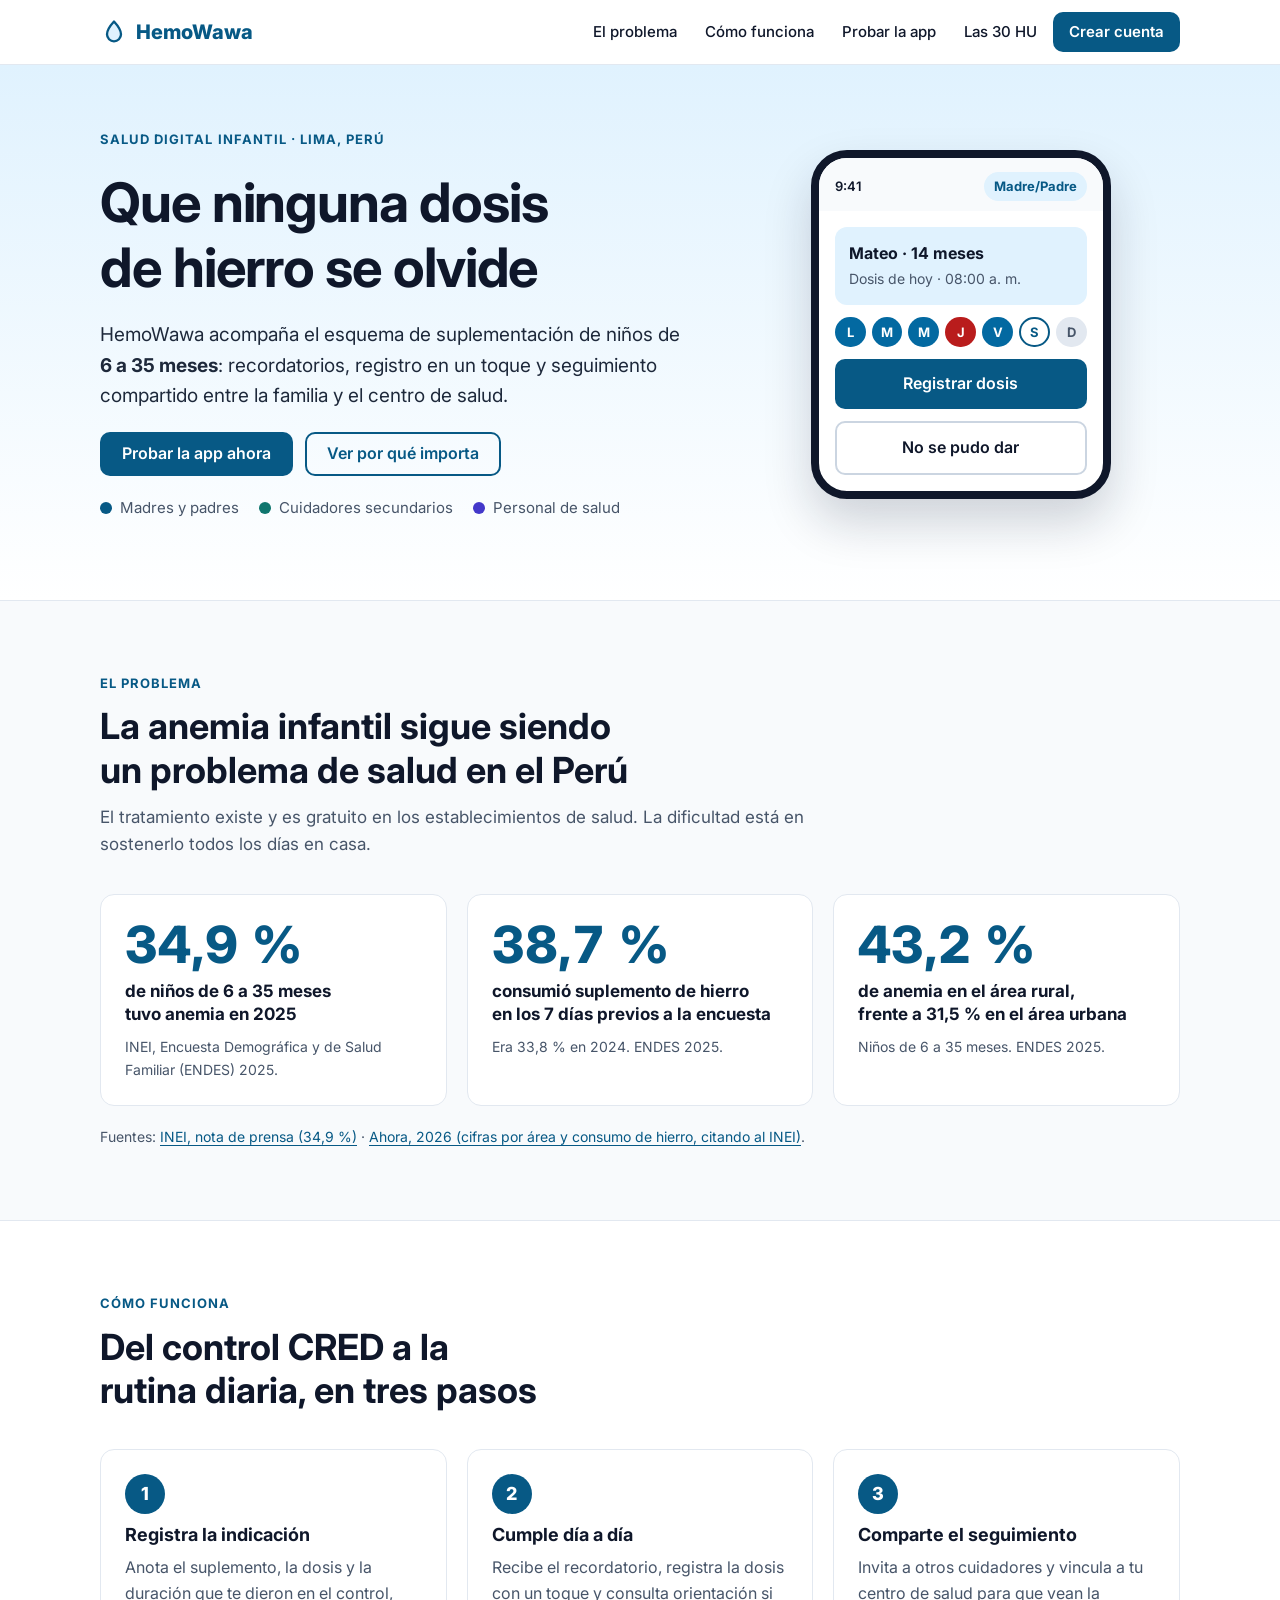
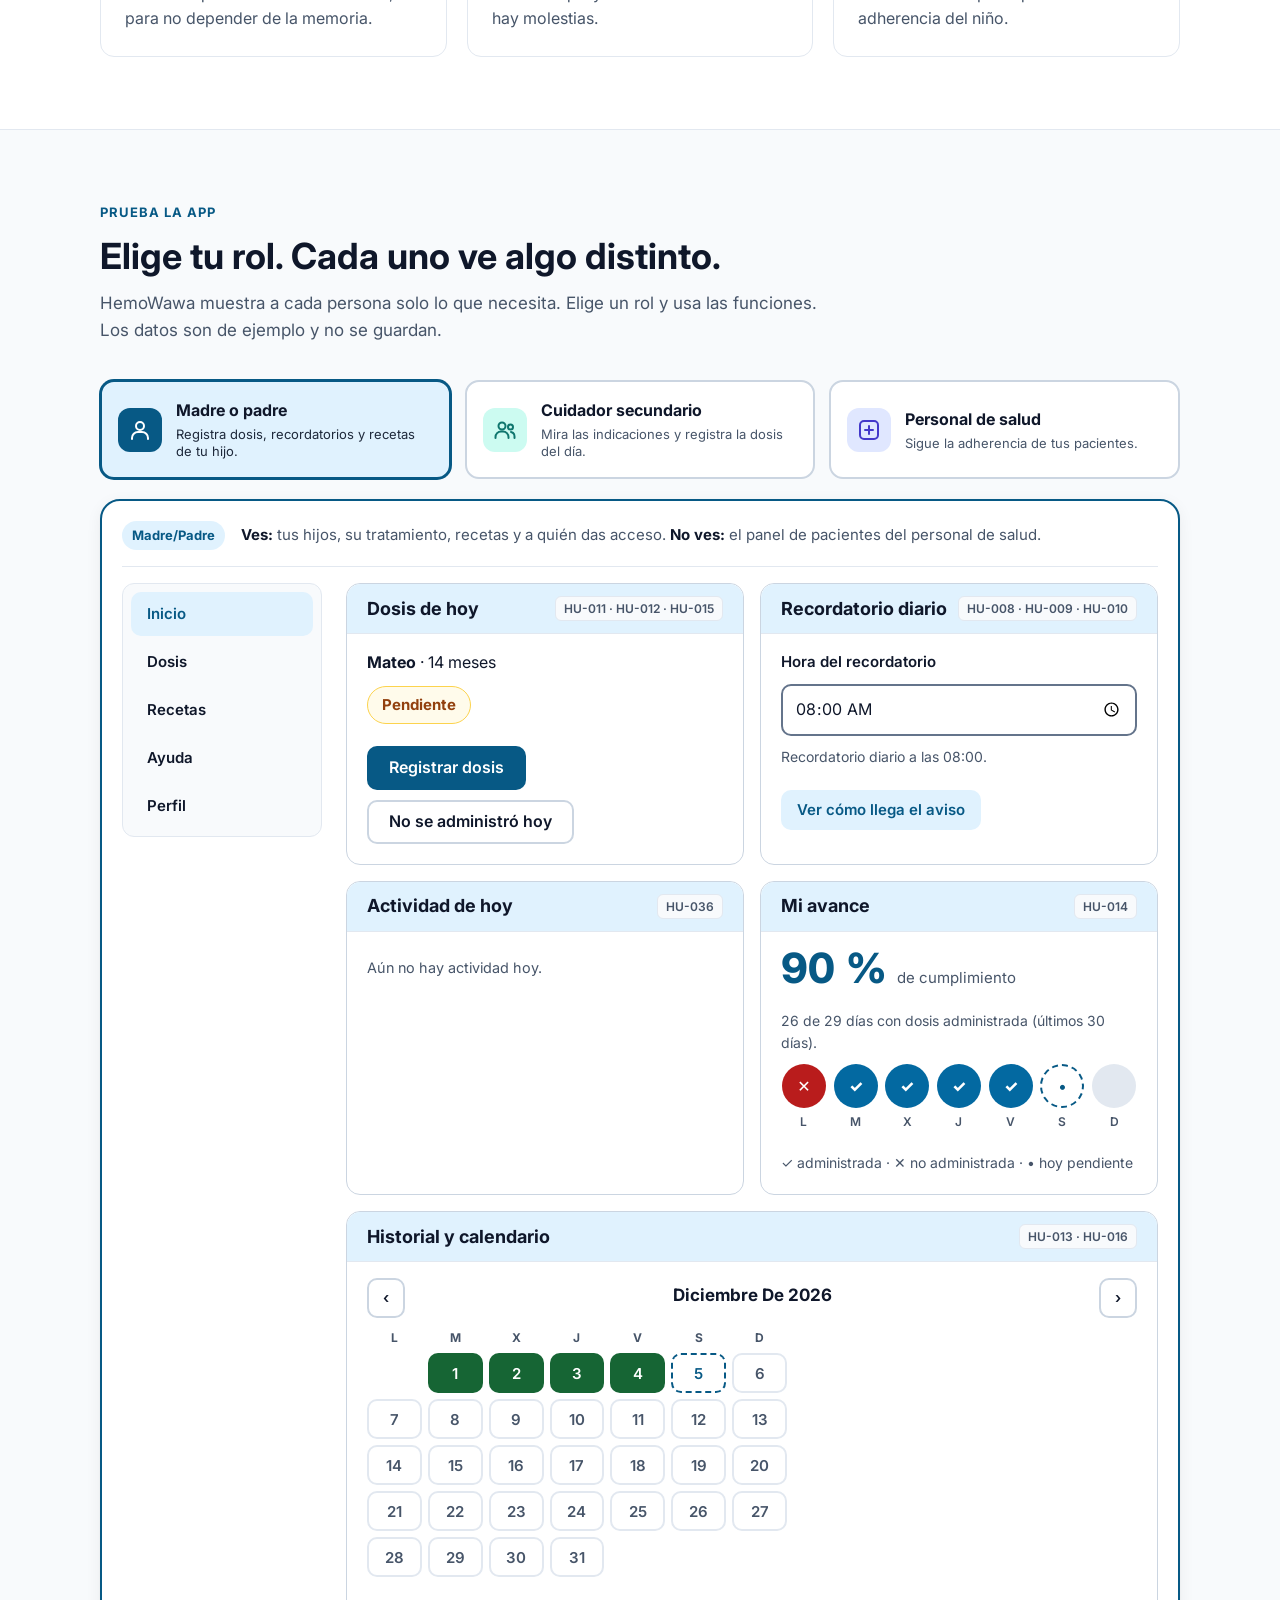
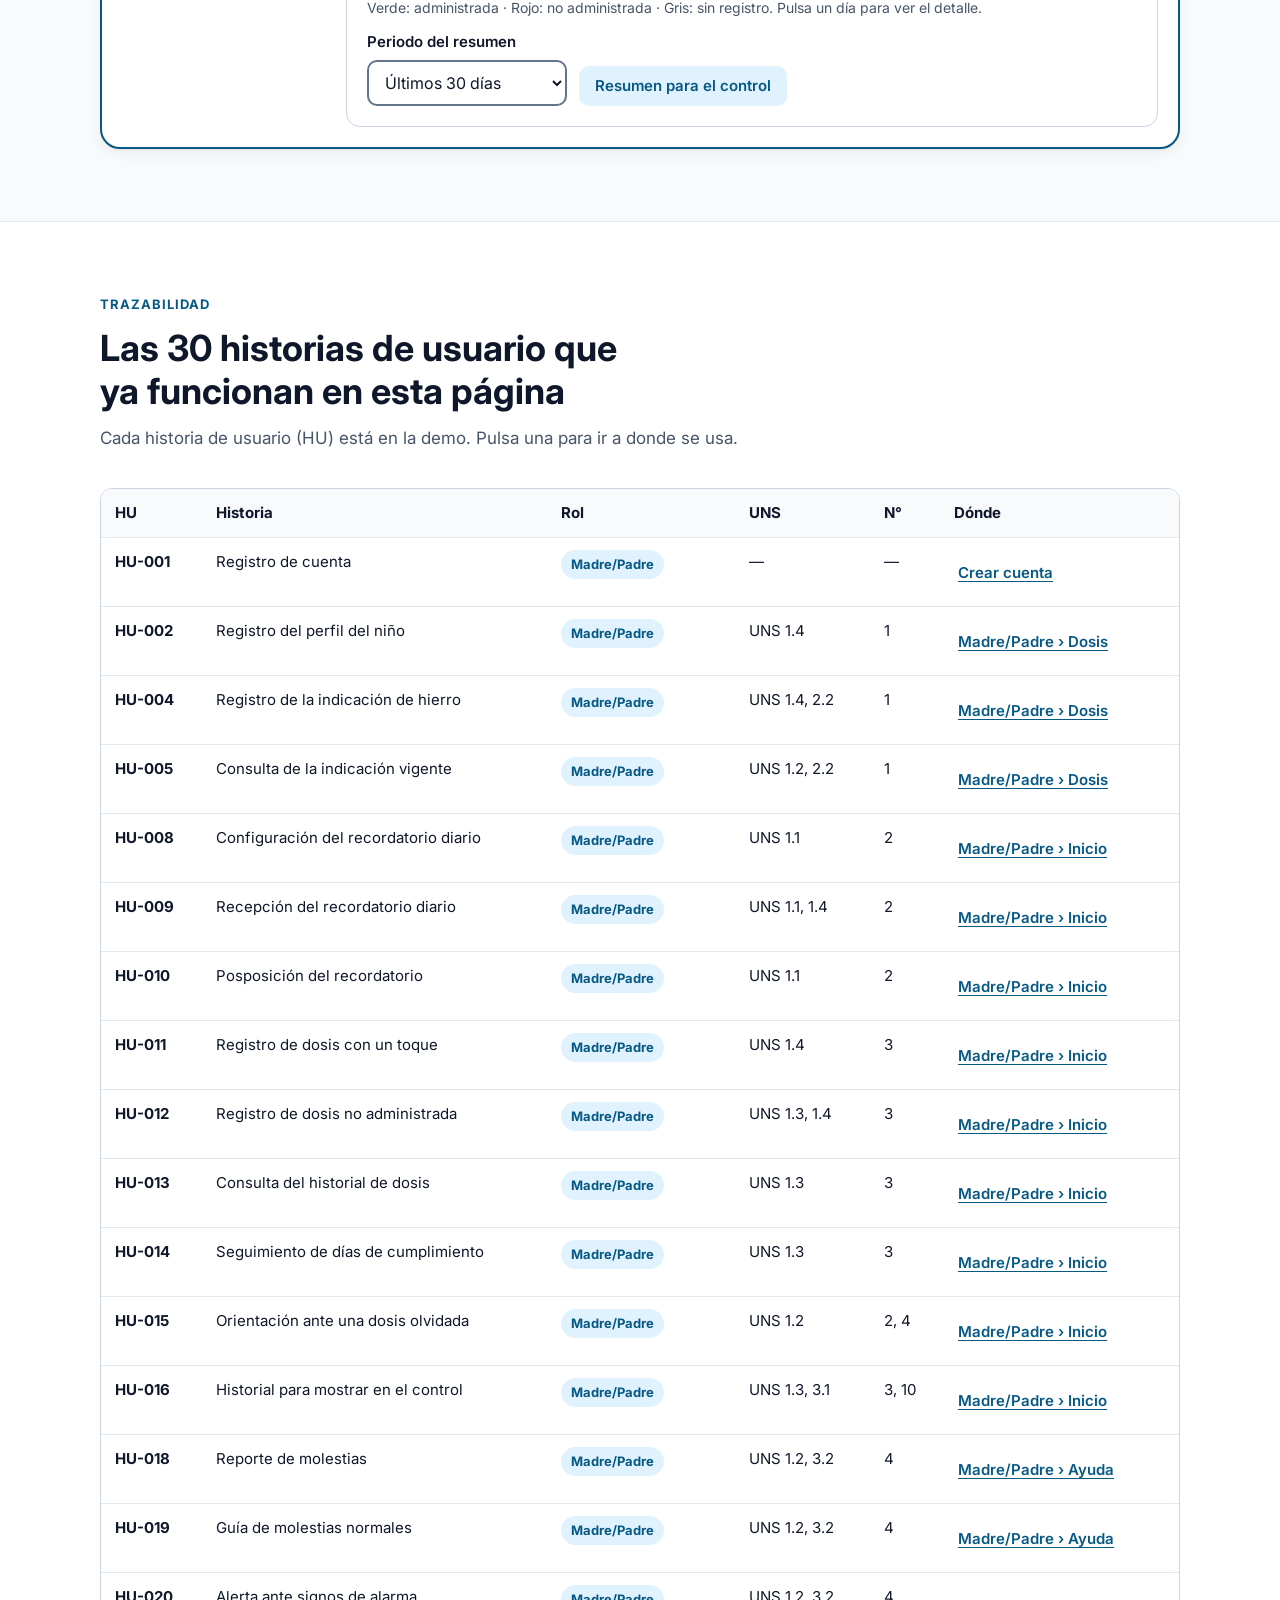
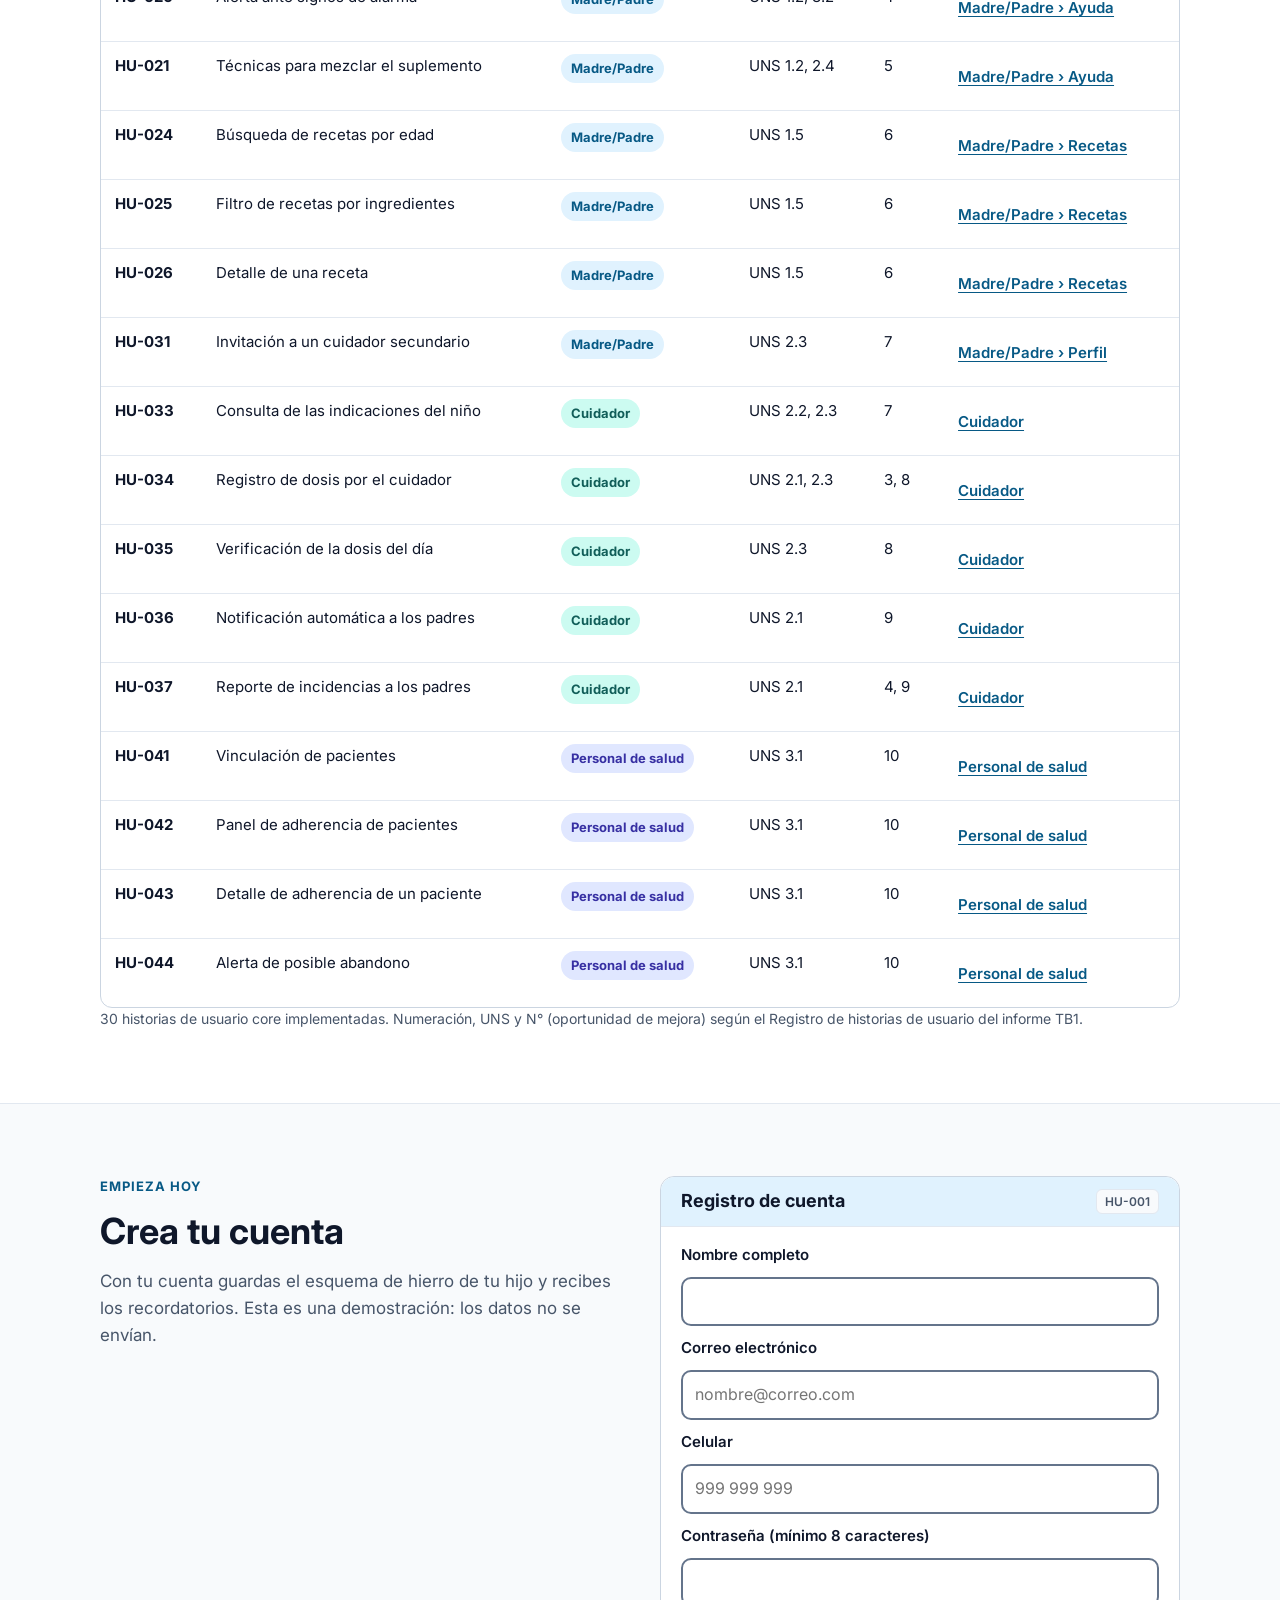
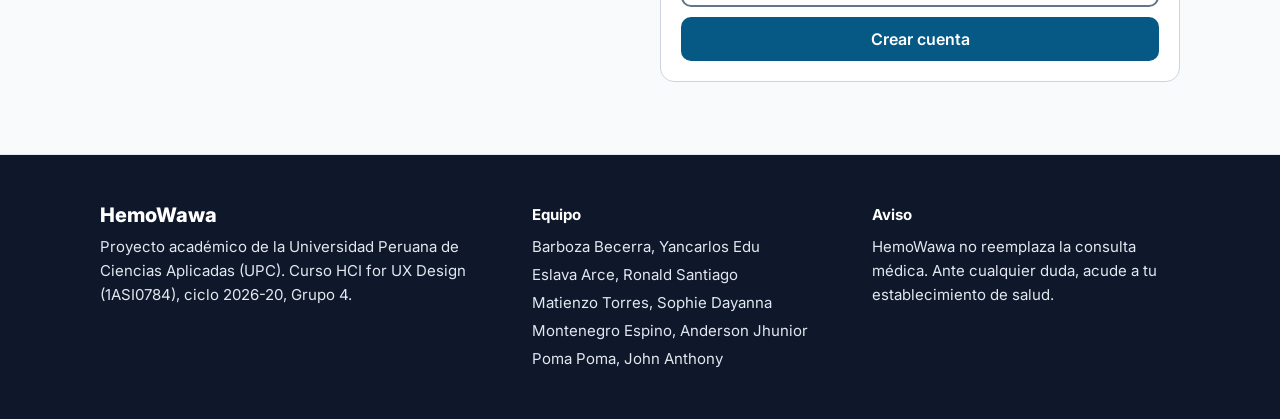
<file: pages/index.html>
<!DOCTYPE html>
<html lang="es">
<head>
  <meta charset="UTF-8">
  <meta name="viewport" content="width=device-width, initial-scale=1.0">
  <title>HemoWawa | Que ninguna dosis de hierro se olvide</title>
  <meta name="description" content="HemoWawa ayuda a madres, padres, cuidadores y personal de salud a cumplir el esquema de hierro de niños de 6 a 35 meses.">
  <link rel="icon" href="../favicon.ico" sizes="any">
  <link rel="icon" type="image/svg+xml" href="../assets/icons/logo.svg">
  <link rel="preconnect" href="https://fonts.googleapis.com">
  <link rel="preconnect" href="https://fonts.gstatic.com" crossorigin>
  <link href="https://fonts.googleapis.com/css2?family=Inter:wght@400;500;600;700&display=swap" rel="stylesheet">
  <link rel="stylesheet" href="../css/styles.css">
</head>
<body>
  <a class="skip-link" href="#contenido">Saltar al contenido principal</a>

  <header class="site-header">
    <div class="container header-inner">
      <a class="brand" href="#inicio" aria-label="HemoWawa, ir al inicio">
        <svg class="brand-mark" width="28" height="28" viewBox="0 0 24 24" fill="none" aria-hidden="true"><path d="M12 3s6 6.5 6 11a6 6 0 0 1-12 0c0-4.5 6-11 6-11z" fill="#E0F2FE" stroke="#075985" stroke-width="2" stroke-linejoin="round"/></svg>
        <span>HemoWawa</span>
      </a>
      <button class="nav-toggle" id="navToggle" type="button" aria-expanded="false" aria-controls="navPrincipal">
        <span class="sr-only">Abrir menú</span>
        <svg width="24" height="24" viewBox="0 0 24 24" fill="none" aria-hidden="true"><path d="M4 7h16M4 12h16M4 17h16" stroke="currentColor" stroke-width="2" stroke-linecap="round"/></svg>
      </button>
      <nav id="navPrincipal" class="nav" aria-label="Principal">
        <ul>
          <li><a href="#problema">El problema</a></li>
          <li><a href="#como-funciona">Cómo funciona</a></li>
          <li><a href="#demo">Probar la app</a></li>
          <li><a href="#trazabilidad">Las 30 HU</a></li>
          <li><a class="btn btn-primary btn-sm" href="#unete">Crear cuenta</a></li>
        </ul>
      </nav>
    </div>
  </header>

  <main id="contenido">
    <section id="inicio" class="hero">
      <div class="container hero-grid">
        <div class="hero-copy">
          <p class="eyebrow">Salud digital infantil · Lima, Perú</p>
          <h1>Que ninguna dosis de hierro se olvide</h1>
          <p class="lead">HemoWawa acompaña el esquema de suplementación de niños de <strong>6 a 35 meses</strong>: recordatorios, registro en un toque y seguimiento compartido entre la familia y el centro de salud.</p>
          <div class="hero-actions">
            <a class="btn btn-primary" href="#demo">Probar la app ahora</a>
            <a class="btn btn-ghost" href="#problema">Ver por qué importa</a>
          </div>
          <ul class="role-legend" aria-label="Quién usa HemoWawa">
            <li><span class="dot dot-padres" aria-hidden="true"></span>Madres y padres</li>
            <li><span class="dot dot-cuidadores" aria-hidden="true"></span>Cuidadores secundarios</li>
            <li><span class="dot dot-salud" aria-hidden="true"></span>Personal de salud</li>
          </ul>
        </div>

        <div class="hero-visual">
          <div class="phone" role="img" aria-label="Pantalla de ejemplo de la app: Mateo, 14 meses, dosis de hoy pendiente y botón Registrar dosis">
            <div class="phone-bar"><span>9:41</span><span class="chip chip-padres">Madre/Padre</span></div>
            <div class="phone-body">
              <div class="phone-card phone-child"><strong>Mateo · 14 meses</strong><span>Dosis de hoy · 08:00 a. m.</span></div>
              <div class="phone-week">
                <span class="d done">L</span><span class="d done">M</span><span class="d done">M</span><span class="d miss">J</span><span class="d done">V</span><span class="d today">S</span><span class="d">D</span>
              </div>
              <div class="phone-btn">Registrar dosis</div>
              <div class="phone-btn phone-btn-out">No se pudo dar</div>
            </div>
          </div>
        </div>
      </div>
    </section>

    <section id="problema" class="section section-alt">
      <div class="container">
        <header class="section-head">
          <p class="eyebrow">El problema</p>
          <h2>La anemia infantil sigue siendo un problema de salud en el Perú</h2>
          <p>El tratamiento existe y es gratuito en los establecimientos de salud. La dificultad está en sostenerlo todos los días en casa.</p>
        </header>
        <div class="stats">
          <article class="stat">
            <p class="stat-num">34,9&nbsp;%</p>
            <h3>de niños de 6 a 35 meses tuvo anemia en 2025</h3>
            <p class="meta">INEI, Encuesta Demográfica y de Salud Familiar (ENDES) 2025.</p>
          </article>
          <article class="stat">
            <p class="stat-num">38,7&nbsp;%</p>
            <h3>consumió suplemento de hierro en los 7 días previos a la encuesta</h3>
            <p class="meta">Era 33,8&nbsp;% en 2024. ENDES 2025.</p>
          </article>
          <article class="stat">
            <p class="stat-num">43,2&nbsp;%</p>
            <h3>de anemia en el área rural, frente a 31,5&nbsp;% en el área urbana</h3>
            <p class="meta">Niños de 6 a 35 meses. ENDES 2025.</p>
          </article>
        </div>
        <p class="sources">Fuentes:
          <a href="https://www.gob.pe/institucion/inei/noticias/1392685-el-34-9-de-la-poblacion-de-6-a-35-meses-de-edad-sufrio-de-anemia-en-el-2025" target="_blank" rel="noopener">INEI, nota de prensa (34,9&nbsp;%)</a>
          ·
          <a href="https://ahora.com.pe/sociedad/anemia-infantil-peru-inei-endes-2025-alimentos-hierro" target="_blank" rel="noopener">Ahora, 2026 (cifras por área y consumo de hierro, citando al INEI)</a>.
        </p>
      </div>
    </section>

    <section id="como-funciona" class="section">
      <div class="container">
        <header class="section-head">
          <p class="eyebrow">Cómo funciona</p>
          <h2>Del control CRED a la rutina diaria, en tres pasos</h2>
        </header>
        <ol class="steps">
          <li class="step">
            <span class="step-n" aria-hidden="true">1</span>
            <h3>Registra la indicación</h3>
            <p>Anota el suplemento, la dosis y la duración que te dieron en el control, para no depender de la memoria.</p>
          </li>
          <li class="step">
            <span class="step-n" aria-hidden="true">2</span>
            <h3>Cumple día a día</h3>
            <p>Recibe el recordatorio, registra la dosis con un toque y consulta orientación si hay molestias.</p>
          </li>
          <li class="step">
            <span class="step-n" aria-hidden="true">3</span>
            <h3>Comparte el seguimiento</h3>
            <p>Invita a otros cuidadores y vincula a tu centro de salud para que vean la adherencia del niño.</p>
          </li>
        </ol>
      </div>
    </section>

    <section id="demo" class="section section-alt">
      <div class="container">
        <header class="section-head">
          <p class="eyebrow">Prueba la app</p>
          <h2>Elige tu rol. Cada uno ve algo distinto.</h2>
          <p>HemoWawa muestra a cada persona solo lo que necesita. Elige un rol y usa las funciones. Los datos son de ejemplo y no se guardan.</p>
        </header>

        <div class="role-picker" role="tablist" aria-label="Elige tu rol" id="rolePicker">
          <button class="role-card role-padres" role="tab" id="tab-padres" aria-selected="true" aria-controls="panel-padres" data-role="padres" tabindex="0">
            <span class="role-icon" aria-hidden="true"><svg width="24" height="24" viewBox="0 0 24 24" fill="none"><circle cx="12" cy="8" r="4" stroke="currentColor" stroke-width="2"/><path d="M4 21v-1a6 6 0 0 1 6-6h4a6 6 0 0 1 6 6v1" stroke="currentColor" stroke-width="2" stroke-linecap="round"/></svg></span>
            <span class="role-text"><strong>Madre o padre</strong><small>Registra dosis, recordatorios y recetas de tu hijo.</small></span>
          </button>
          <button class="role-card role-cuidadores" role="tab" id="tab-cuidadores" aria-selected="false" aria-controls="panel-cuidadores" data-role="cuidadores" tabindex="-1">
            <span class="role-icon" aria-hidden="true"><svg width="24" height="24" viewBox="0 0 24 24" fill="none"><circle cx="9" cy="8" r="3.5" stroke="currentColor" stroke-width="2"/><path d="M2.5 20v-1a5.5 5.5 0 0 1 5.5-5.5h2a5.5 5.5 0 0 1 5.5 5.5v1" stroke="currentColor" stroke-width="2" stroke-linecap="round"/><circle cx="17.5" cy="9" r="2.5" stroke="currentColor" stroke-width="2"/><path d="M18 14a4.5 4.5 0 0 1 3.5 4.5V20" stroke="currentColor" stroke-width="2" stroke-linecap="round"/></svg></span>
            <span class="role-text"><strong>Cuidador secundario</strong><small>Mira las indicaciones y registra la dosis del día.</small></span>
          </button>
          <button class="role-card role-salud" role="tab" id="tab-salud" aria-selected="false" aria-controls="panel-salud" data-role="salud" tabindex="-1">
            <span class="role-icon" aria-hidden="true"><svg width="24" height="24" viewBox="0 0 24 24" fill="none"><rect x="3" y="3" width="18" height="18" rx="4" stroke="currentColor" stroke-width="2"/><path d="M12 8v8M8 12h8" stroke="currentColor" stroke-width="2" stroke-linecap="round"/></svg></span>
            <span class="role-text"><strong>Personal de salud</strong><small>Sigue la adherencia de tus pacientes.</small></span>
          </button>
        </div>

        <div id="toast" class="toast" role="status" aria-live="polite" hidden></div>

        <div id="panel-padres" class="app role-padres" role="tabpanel" aria-labelledby="tab-padres">
          <div class="app-top">
            <span class="chip chip-padres">Madre/Padre</span>
            <p class="app-note"><strong>Ves:</strong> tus hijos, su tratamiento, recetas y a quién das acceso. <strong>No ves:</strong> el panel de pacientes del personal de salud.</p>
          </div>
          <div class="subtabs" role="tablist" aria-label="Secciones para madre o padre" data-sub="padres">
            <button role="tab" id="st-hoy" aria-selected="true" aria-controls="sp-hoy" tabindex="0">Inicio</button>
            <button role="tab" id="st-trat" aria-selected="false" aria-controls="sp-trat" tabindex="-1">Dosis</button>
            <button role="tab" id="st-rec" aria-selected="false" aria-controls="sp-rec" tabindex="-1">Recetas</button>
            <button role="tab" id="st-ayuda" aria-selected="false" aria-controls="sp-ayuda" tabindex="-1">Ayuda</button>
            <button role="tab" id="st-cuid" aria-selected="false" aria-controls="sp-cuid" tabindex="-1">Perfil</button>
          </div>

          <div id="sp-hoy" role="tabpanel" aria-labelledby="st-hoy" class="grid-2">
            <article class="card">
              <header class="card-head"><h3>Dosis de hoy</h3><span class="hu">HU-011 · HU-012 · HU-015</span></header>
              <p class="child-line"><strong id="hoyNino">Mateo</strong> · <span id="hoyEdad">14 meses</span></p>
              <p class="today-state" id="hoyEstado" role="status" aria-live="polite">Pendiente</p>
              <div class="btn-row">
                <button type="button" class="btn btn-primary" id="btnRegistrar">Registrar dosis</button>
                <button type="button" class="btn btn-outline" id="btnNoDada" aria-expanded="false" aria-controls="noDadaBox">No se administró hoy</button>
              </div>
              <div id="noDadaBox" class="subbox" hidden>
                <label for="motivoNoDada">¿Por qué no se administró?</label>
                <select id="motivoNoDada">
                  <option value="">Elige un motivo</option>
                  <option value="olvido">Se me olvidó</option>
                  <option value="rechazo">El niño lo rechazó</option>
                  <option value="molestia">Tuvo una molestia</option>
                </select>
                <p class="field-error" id="errNoDada" role="alert" hidden>Elige un motivo para continuar.</p>
                <button type="button" class="btn btn-secondary btn-sm" id="btnGuardarNoDada">Guardar motivo</button>
              </div>
              <div id="orientacion" class="callout" role="status" aria-live="polite" hidden></div>
            </article>

            <article class="card">
              <header class="card-head"><h3>Recordatorio diario</h3><span class="hu">HU-008 · HU-009 · HU-010</span></header>
              <label for="horaRec">Hora del recordatorio</label>
              <input type="time" id="horaRec" value="08:00">
              <p class="meta" id="recEstado" role="status" aria-live="polite">Recordatorio diario a las 08:00.</p>
              <div class="btn-row">
                <button type="button" class="btn btn-secondary btn-sm" id="btnProbarRec">Ver cómo llega el aviso</button>
              </div>
              <div id="avisoRec" class="notice" role="alert" hidden>
                <p><strong>Es hora de la dosis de <span id="avisoNino">Mateo</span></strong></p>
                <label for="snoozeSel">Posponer</label>
                <select id="snoozeSel">
                  <option value="15">15 minutos</option>
                  <option value="30" selected>30 minutos</option>
                  <option value="60">1 hora</option>
                </select>
                <div class="btn-row">
                  <button type="button" class="btn btn-primary btn-sm" id="avisoRegistrar">Registrar ahora</button>
                  <button type="button" class="btn btn-outline btn-sm" id="avisoPosponer">Posponer</button>
                  <button type="button" class="btn btn-outline btn-sm" id="btnSegundoAviso">Simular que no registro</button>
                </div>
              </div>
              <p id="segundoAviso" class="callout callout-warn" role="alert" hidden></p>
            </article>

            <article class="card">
              <header class="card-head"><h3>Actividad de hoy</h3><span class="hu">HU-036</span></header>
              <ul class="log" id="actividad"><li class="empty">Aún no hay actividad hoy.</li></ul>
            </article>

            <article class="card">
              <header class="card-head"><h3>Mi avance</h3><span class="hu">HU-014</span></header>
              <p class="kpi"><span id="kpiPct">0 %</span><small id="kpiTxt">de cumplimiento</small></p>
              <p class="meta" id="kpiDet" role="status" aria-live="polite"></p>
              <ol class="week" id="semana" aria-label="Cumplimiento de la semana"></ol>
              <p class="meta legend">✓ administrada · ✕ no administrada · • hoy pendiente</p>
            </article>

            <article class="card card-wide">
              <header class="card-head"><h3>Historial y calendario</h3><span class="hu">HU-013 · HU-016</span></header>
              <div class="cal-bar">
                <button type="button" class="btn btn-outline btn-sm" id="btnMesPrev" aria-label="Mes anterior">‹</button>
                <h4 id="calTitulo" aria-live="polite"></h4>
                <button type="button" class="btn btn-outline btn-sm" id="btnMesNext" aria-label="Mes siguiente">›</button>
              </div>
              <div class="cal" id="calGrid" role="group" aria-labelledby="calTitulo"></div>
              <p class="meta legend">Verde: administrada · Rojo: no administrada · Gris: sin registro. Pulsa un día para ver el detalle.</p>
              <p id="calDetalle" class="callout" role="status" aria-live="polite" hidden></p>
              <div class="resumen-ctl">
                <div><label for="periodoRes">Periodo del resumen</label>
                  <select id="periodoRes"><option value="7">Últimos 7 días</option><option value="30" selected>Últimos 30 días</option></select></div>
                <button type="button" class="btn btn-secondary btn-sm" id="btnResumen">Resumen para el control</button>
              </div>
              <div id="resumenBox" class="subbox" hidden>
                <pre id="resumenTxt" tabindex="0"></pre>
                <button type="button" class="btn btn-outline btn-sm" id="btnCopiar">Copiar resumen</button>
              </div>
            </article>
          </div>

          <div id="sp-trat" role="tabpanel" aria-labelledby="st-trat" class="grid-2" hidden>
            <article class="card">
              <header class="card-head"><h3>Perfil del niño</h3><span class="hu">HU-002</span></header>
              <form id="formNino" novalidate>
                <label for="ninoNombre">Nombre</label>
                <input type="text" id="ninoNombre" autocomplete="off" placeholder="Ej. Lucía">
                <label for="ninoNac">Fecha de nacimiento</label>
                <input type="date" id="ninoNac">
                <label for="ninoPeso">Peso (kg)</label>
                <input type="number" id="ninoPeso" step="0.1" min="2" max="25" placeholder="Ej. 9,5">
                <p class="field-error" id="errNino" role="alert" hidden></p>
                <button type="submit" class="btn btn-primary">Guardar niño</button>
              </form>
              <p class="callout" id="okNino" role="status" aria-live="polite" hidden></p>
              <label for="selNino" class="mt">Niño activo</label>
              <select id="selNino"></select>
            </article>

            <article class="card">
              <header class="card-head"><h3>Indicación de hierro</h3><span class="hu">HU-004 · HU-005</span></header>
              <div class="indic" aria-live="polite">
                <p><span>Suplemento</span><strong id="indSup"></strong></p>
                <p><span>Dosis</span><strong id="indDosis"></strong></p>
                <p><span>Frecuencia</span><strong id="indFrec"></strong></p>
                <p><span>Duración</span><strong id="indDur"></strong></p>
                <p><span>Instrucciones</span><strong id="indNotas"></strong></p>
                <p><span>Actualizada</span><strong id="indAct"></strong></p>
              </div>
              <form id="formIndic" novalidate>
                <label for="inSup">Suplemento</label>
                <select id="inSup">
                  <option>Sulfato ferroso (gotas)</option>
                  <option>Hierro polimaltosado</option>
                  <option>Micronutrientes (sobres)</option>
                </select>
                <label for="inDosis">Dosis indicada en el control</label>
                <input type="text" id="inDosis" autocomplete="off" placeholder="Como figura en tu receta">
                <label for="inFrec">Frecuencia</label>
                <input type="text" id="inFrec" autocomplete="off" placeholder="Como figura en tu receta">
                <label for="inDur">Duración</label>
                <input type="text" id="inDur" autocomplete="off" placeholder="Ej. 3 meses">
                <label for="inNotas">Instrucciones adicionales (opcional)</label>
                <textarea id="inNotas" rows="2"></textarea>
                <p class="field-error" id="errIndic" role="alert" hidden>Completa dosis, frecuencia y duración.</p>
                <button type="submit" class="btn btn-primary">Guardar indicación</button>
              </form>
              <p class="meta">Escribe exactamente lo que te indicó el personal de salud.</p>
            </article>
          </div>

          <div id="sp-rec" role="tabpanel" aria-labelledby="st-rec" hidden>
            <article class="card card-wide">
              <header class="card-head"><h3>Recetas con alimentos ricos en hierro</h3><span class="hu">HU-024 · HU-025 · HU-026</span></header>
              <div class="filters">
                <div><label for="fEdad">Edad del niño</label>
                  <select id="fEdad"><option value="todas">Todas</option><option value="6-8">6 a 8 meses</option><option value="9-11">9 a 11 meses</option><option value="12-35">12 a 35 meses</option></select></div>
                <div><label for="fIng">Ingrediente</label>
                  <select id="fIng"><option value="todos">Todos</option><option value="lentejas">Lentejas</option><option value="higado">Hígado de pollo</option><option value="sangrecita">Sangrecita</option></select></div>
              </div>
              <p class="meta" id="recCount" role="status" aria-live="polite"></p>
              <div class="recipes" id="recetas"></div>
              <div id="recDetalle" class="detail" tabindex="-1" hidden></div>
              <p class="meta">Recetas e ilustraciones de ejemplo del prototipo. Consulta las porciones con tu centro de salud.</p>
            </article>
          </div>

          <div id="sp-ayuda" role="tabpanel" aria-labelledby="st-ayuda" class="grid-2" hidden>
            <article class="card">
              <header class="card-head"><h3>Reportar una molestia</h3><span class="hu">HU-018 · HU-019 · HU-020</span></header>
              <form id="formMolestia" novalidate>
                <fieldset>
                  <legend>¿Qué observaste?</legend>
                  <label class="opt"><input type="radio" name="molestia" value="heces"> Heces más oscuras</label>
                  <label class="opt"><input type="radio" name="molestia" value="estre"> Estreñimiento</label>
                  <label class="opt"><input type="radio" name="molestia" value="sabor"> Rechaza el sabor</label>
                  <label class="opt"><input type="radio" name="molestia" value="alarma"> Algo me preocupa mucho</label>
                </fieldset>
                <p class="field-error" id="errMolestia" role="alert" hidden>Elige una opción.</p>
                <button type="submit" class="btn btn-primary">Guardar y ver orientación</button>
              </form>
              <div id="molestiaOut" class="callout" role="status" aria-live="polite" hidden></div>
              <h4 class="mt">Molestias registradas</h4>
              <ul class="log" id="molestiasLog"><li class="empty">Aún no registraste molestias.</li></ul>
            </article>

            <article class="card">
              <header class="card-head"><h3>Cómo mezclar el suplemento</h3><span class="hu">HU-021</span></header>
              <p class="meta" id="tecEdad"></p>
              <div id="tecnicas"></div>
              <p class="meta">Orientación referencial del prototipo, pendiente de validar con personal de salud. No reemplaza la indicación del personal de salud.</p>
            </article>
          </div>

          <div id="sp-cuid" role="tabpanel" aria-labelledby="st-cuid" class="grid-2" hidden>
            <article class="card">
              <header class="card-head"><h3>Invitar a un cuidador</h3><span class="hu">HU-031</span></header>
              <p>Genera un código para que un familiar pueda ver las indicaciones y registrar la dosis.</p>
              <button type="button" class="btn btn-primary" id="btnInvitar">Generar código</button>
              <p class="code" id="codInvit" hidden></p>
              <p class="today-state" id="invEstado" role="status" aria-live="polite" hidden>Pendiente</p>
              <div class="btn-row" id="invAcc" hidden>
                <button type="button" class="btn btn-secondary btn-sm" id="btnInvAceptar">Simular que el cuidador acepta</button>
                <button type="button" class="btn btn-outline btn-sm" id="btnInvCancelar">Cancelar invitación</button>
              </div>
            </article>
            <article class="card">
              <header class="card-head"><h3>Compartir con el centro de salud</h3><span class="hu">HU-041</span></header>
              <p>El personal de salud solo verá a tu hijo si le das este código.</p>
              <button type="button" class="btn btn-primary" id="btnCodSalud">Generar código</button>
              <p class="code" id="codSalud" hidden></p>
              <p class="meta" id="codSaludEst" role="status" aria-live="polite"></p>
            </article>
          </div>
        </div>

        <div id="panel-cuidadores" class="app role-cuidadores" role="tabpanel" aria-labelledby="tab-cuidadores" hidden>
          <div class="app-top">
            <span class="chip chip-cuidadores">Cuidador</span>
            <p class="app-note"><strong>Ves:</strong> las indicaciones del niño y el estado de hoy (solo lectura). <strong>No puedes:</strong> cambiar la indicación ni dar acceso a otras personas.</p>
          </div>
          <div class="grid-2">
            <article class="card">
              <header class="card-head"><h3>Hoy · <span id="cNino">Mateo</span></h3><span class="hu">HU-033 · HU-035</span></header>
              <div class="indic">
                <p><span>Suplemento</span><strong id="cSup"></strong></p>
                <p><span>Dosis</span><strong id="cDosis"></strong></p>
                <p><span>Frecuencia</span><strong id="cFrec"></strong></p>
                <p><span>Duración</span><strong id="cDur"></strong></p>
                <p><span>Instrucciones</span><strong id="cNotas"></strong></p>
              </div>
              <p class="today-state" id="cEstado" role="status" aria-live="polite">Pendiente</p>
              <p class="meta" id="cAviso"></p>
            </article>

            <article class="card">
              <header class="card-head"><h3>Registrar dosis</h3><span class="hu">HU-034</span></header>
              <form id="formCuid" novalidate>
                <label for="cNombreCuid">Tu nombre</label>
                <input type="text" id="cNombreCuid" value="Abuela" autocomplete="off">
                <fieldset>
                  <legend>¿Cómo se dio?</legend>
                  <label class="opt"><input type="radio" name="dosisTipo" value="completa" checked> Dosis completa</label>
                  <label class="opt"><input type="radio" name="dosisTipo" value="parcial"> Dosis parcial</label>
                </fieldset>
                <label for="cObs">Observación (opcional)</label>
                <textarea id="cObs" rows="2"></textarea>
                <p class="field-error" id="errCuid" role="alert" hidden>Escribe tu nombre.</p>
                <button type="submit" class="btn btn-primary" id="cRegistrar">Registrar dosis</button>
              </form>
            </article>

            <article class="card">
              <header class="card-head"><h3>Reportar incidencia</h3><span class="hu">HU-037</span></header>
              <form id="formInc" novalidate>
                <fieldset>
                  <legend>¿Qué pasó?</legend>
                  <label class="opt"><input type="radio" name="inc" value="Rechazó la dosis"> Rechazó la dosis</label>
                  <label class="opt"><input type="radio" name="inc" value="Vomitó"> Vomitó</label>
                  <label class="opt"><input type="radio" name="inc" value="Se olvidó la dosis"> Se olvidó la dosis</label>
                </fieldset>
                <label for="incNota">Comentario (opcional)</label>
                <textarea id="incNota" rows="2"></textarea>
                <p class="field-error" id="errInc" role="alert" hidden>Elige qué pasó.</p>
                <button type="submit" class="btn btn-primary">Enviar a los padres</button>
              </form>
            </article>

            <article class="card">
              <header class="card-head"><h3>Lo que reciben los padres</h3><span class="hu">HU-036</span></header>
              <p class="meta">Cada registro avisa a los padres de forma automática y queda en su actividad.</p>
              <ul class="log" id="avisosPadres"><li class="empty">Aún no hay avisos.</li></ul>
            </article>
          </div>
        </div>

        <div id="panel-salud" class="app role-salud" role="tabpanel" aria-labelledby="tab-salud" hidden>
          <div class="app-top">
            <span class="chip chip-salud">Personal de salud</span>
            <p class="app-note"><strong>Ves:</strong> solo a los pacientes que la familia vinculó con su código. <strong>No ves:</strong> recetas ni invitaciones de cuidadores.</p>
          </div>
          <div class="grid-2">
            <article class="card">
              <header class="card-head"><h3>Vincular paciente</h3><span class="hu">HU-041</span></header>
              <form id="formVinc" novalidate>
                <label for="vincCod">Código que comparte la familia</label>
                <input type="text" id="vincCod" autocomplete="off" placeholder="HEMO-0000">
                <p class="field-error" id="errVinc" role="alert" hidden></p>
                <button type="submit" class="btn btn-primary">Vincular</button>
              </form>
              <p class="meta">¿Sin código? Genéralo en Madre/Padre › Perfil, o usa el de práctica: <strong>HEMO-4821</strong>.</p>
              <div id="vincBox" class="callout" role="status" aria-live="polite" hidden>
                <span id="vincTxt"></span>
                <button type="button" class="btn btn-outline btn-sm" id="btnRetirar">Retirar acceso</button>
              </div>
            </article>
            <article class="card">
              <header class="card-head"><h3>Alertas de posible abandono</h3><span class="hu">HU-044</span></header>
              <label for="umbral">Alertar desde (días sin registro)</label>
              <input type="number" id="umbral" min="1" max="14" value="3">
              <div role="status" aria-live="polite"><ul class="log" id="alertas"></ul></div>
            </article>
            <article class="card card-wide">
              <header class="card-head"><h3>Panel de adherencia</h3><span class="hu">HU-042 · HU-043</span></header>
              <div class="filters">
                <div><label for="busca">Buscar paciente</label><input type="search" id="busca" placeholder="Nombre"></div>
                <div><label for="estado">Estado</label>
                  <select id="estado"><option value="todos">Todos</option><option value="riesgo">En riesgo</option><option value="ok">Al día</option></select></div>
                <div><label for="orden">Ordenar por</label>
                  <select id="orden"><option value="nombre">Nombre</option><option value="adh">Menor adherencia</option><option value="sin">Más días sin registro</option></select></div>
              </div>
              <div class="table-wrap">
                <table>
                  <caption class="sr-only">Pacientes vinculados y su adherencia</caption>
                  <thead><tr><th scope="col">Paciente</th><th scope="col">Edad</th><th scope="col">Adherencia 14 días</th><th scope="col">Sin registro</th><th scope="col">Estado</th><th scope="col"><span class="sr-only">Detalle</span></th></tr></thead>
                  <tbody id="pacientes"></tbody>
                </table>
              </div>
              <p class="meta" id="pacCount" role="status" aria-live="polite"></p>
              <div id="pacDetalle" class="detail" tabindex="-1" hidden></div>
              <p class="meta">Pacientes de ejemplo.</p>
            </article>
          </div>
        </div>
      </div>
    </section>

    <section id="trazabilidad" class="section">
      <div class="container">
        <header class="section-head">
          <p class="eyebrow">Trazabilidad</p>
          <h2>Las 30 historias de usuario que ya funcionan en esta página</h2>
          <p>Cada historia de usuario (HU) está en la demo. Pulsa una para ir a donde se usa.</p>
        </header>
        <div class="table-wrap">
          <table class="trace">
            <caption class="sr-only">Historias de usuario implementadas, rol y dónde se usan</caption>
            <thead><tr><th scope="col">HU</th><th scope="col">Historia</th><th scope="col">Rol</th><th scope="col">UNS</th><th scope="col">N°</th><th scope="col">Dónde</th></tr></thead>
            <tbody id="trazaBody"></tbody>
          </table>
        </div>
        <p class="meta" id="trazaCount"></p>
      </div>
    </section>

    <section id="unete" class="section section-alt">
      <div class="container cta-grid">
        <div>
          <p class="eyebrow">Empieza hoy</p>
          <h2>Crea tu cuenta</h2>
          <p>Con tu cuenta guardas el esquema de hierro de tu hijo y recibes los recordatorios. Esta es una demostración: los datos no se envían.</p>
        </div>
        <form class="card" id="formCuenta" novalidate>
          <header class="card-head"><h3>Registro de cuenta</h3><span class="hu">HU-001</span></header>
          <label for="cNombre">Nombre completo</label>
          <input type="text" id="cNombre" autocomplete="name">
          <label for="cCorreo">Correo electrónico</label>
          <input type="email" id="cCorreo" autocomplete="email" placeholder="nombre@correo.com">
          <label for="cCel">Celular</label>
          <input type="tel" id="cCel" autocomplete="tel" placeholder="999 999 999">
          <label for="cPass">Contraseña (mínimo 8 caracteres)</label>
          <input type="password" id="cPass" autocomplete="new-password">
          <p class="field-error" id="errCuenta" role="alert" hidden></p>
          <button type="submit" class="btn btn-primary btn-block">Crear cuenta</button>
          <p class="ok" id="okCuenta" role="status" hidden></p>
        </form>
      </div>
    </section>
  </main>

  <footer class="site-footer">
    <div class="container footer-grid">
      <div>
        <p class="brand-foot">HemoWawa</p>
        <p>Proyecto académico de la Universidad Peruana de Ciencias Aplicadas (UPC). Curso HCI for UX Design (1ASI0784), ciclo 2026-20, Grupo 4.</p>
      </div>
      <div>
        <p class="foot-title">Equipo</p>
        <ul>
          <li>Barboza Becerra, Yancarlos Edu</li>
          <li>Eslava Arce, Ronald Santiago</li>
          <li>Matienzo Torres, Sophie Dayanna</li>
          <li>Montenegro Espino, Anderson Jhunior</li>
          <li>Poma Poma, John Anthony</li>
        </ul>
      </div>
      <div>
        <p class="foot-title">Aviso</p>
        <p>HemoWawa no reemplaza la consulta médica. Ante cualquier duda, acude a tu establecimiento de salud.</p>
      </div>
    </div>
  </footer>

  <script src="../js/main.js"></script>
</body>
</html>
</file>
<file: css/styles.css>
:root {
  --bg: #FFFFFF;
  --bg-soft: #F8FAFC;
  --surface: #FFFFFF;
  --line: #CBD5E1;
  --line-soft: #E2E8F0;
  --tint: #E0F2FE;
  --ink: #0F172A;
  --muted: #475569;
  --accent: #075985;
  --accent-ink: #FFFFFF;
  --danger: #B91C1C;
  --danger-bg: #FEF2F2;
  --ok: #166534;
  --ok-bg: #F0FDF4;
  --warn-bg: #FFFBEB;
  --warn: #92400E;
  --role: #075985;
  --role-bg: #E0F2FE;
  --radius: 14px;
  --shadow: 0 1px 2px rgba(15,23,42,.06), 0 4px 16px rgba(15,23,42,.06);
  --font: "Inter", system-ui, -apple-system, "Segoe UI", Roboto, Arial, sans-serif;
  --font-head: "Inter", system-ui, -apple-system, "Segoe UI", Roboto, Arial, sans-serif;
}

*, *::before, *::after { box-sizing: border-box; }
html { scroll-behavior: smooth; -webkit-text-size-adjust: 100%; }
body { margin: 0; font: 400 1rem/1.6 var(--font); color: var(--ink); background: var(--bg); }
img, svg { max-width: 100%; }
h1, h2, h3, h4 { font-family: var(--font-head); line-height: 1.2; margin: 0; text-wrap: balance; }
p { margin: 0; }
ul, ol { margin: 0; padding: 0; }
a { color: var(--accent); text-underline-offset: 3px; }
a:hover { text-decoration-thickness: 2px; }
:focus-visible { outline: 3px solid #0369A1; outline-offset: 2px; border-radius: 6px; }
.sr-only { position: absolute; width: 1px; height: 1px; margin: -1px; padding: 0; overflow: hidden; clip: rect(0 0 0 0); white-space: nowrap; border: 0; }
[hidden] { display: none !important; }

.skip-link { position: absolute; left: 12px; top: -60px; z-index: 100; background: var(--accent); color: #fff; padding: 10px 16px; border-radius: 8px; transition: top .15s; }
.skip-link:focus { top: 12px; }

.container { width: 100%; max-width: 1120px; margin-inline: auto; padding-inline: 20px; }
.section { padding-block: 72px; scroll-margin-top: 72px; }
.section-alt { background: var(--bg-soft); border-block: 1px solid var(--line-soft); }
.section-head { max-width: 720px; margin-bottom: 36px; display: grid; gap: 12px; }
.section-head h2 { font-size: clamp(1.6rem, 3.2vw, 2.25rem); }
.section-head p:not(.eyebrow) { color: var(--muted); font-size: 1.0625rem; }
.eyebrow { font-size: .8125rem; font-weight: 700; letter-spacing: .08em; text-transform: uppercase; color: var(--accent); }
.meta { font-size: .875rem; color: var(--muted); }
.mt { margin-top: 16px; display: block; }

.btn { display: inline-flex; align-items: center; justify-content: center; gap: 8px; min-height: 44px; padding: 10px 20px; border-radius: 10px; border: 2px solid transparent; font: 600 1rem/1.2 var(--font); text-decoration: none; cursor: pointer; transition: background .15s, color .15s, border-color .15s; }
.btn-primary { background: var(--role); color: #fff; }
.btn-primary:hover { filter: brightness(.9); }
.btn-secondary { background: var(--role-bg); color: var(--role); }
.btn-secondary:hover { filter: brightness(.96); }
.btn-outline { background: transparent; color: var(--ink); border-color: var(--line); }
.btn-outline:hover { background: var(--bg-soft); border-color: var(--muted); }
.btn-ghost { background: transparent; color: var(--accent); border-color: var(--accent); }
.btn-ghost:hover { background: var(--tint); }
.btn-sm { min-height: 40px; padding: 8px 14px; font-size: .9375rem; }
.btn-block { width: 100%; }
.btn-row { display: flex; flex-wrap: wrap; gap: 10px; margin-top: 12px; }
.hero .btn-primary, .site-header .btn-primary, .cta-grid .btn-primary { background: var(--accent); }

.site-header { position: sticky; top: 0; z-index: 50; background: rgba(255,255,255,.95); backdrop-filter: blur(8px); border-bottom: 1px solid var(--line-soft); }
.header-inner { display: flex; align-items: center; justify-content: space-between; min-height: 64px; gap: 16px; }
.brand { display: inline-flex; align-items: center; gap: 8px; font: 800 1.25rem var(--font-head); color: var(--accent); text-decoration: none; }
.nav ul { list-style: none; display: flex; align-items: center; gap: 4px; }
.nav a:not(.btn) { display: inline-block; padding: 10px 12px; border-radius: 8px; color: var(--ink); text-decoration: none; font-weight: 500; font-size: .9375rem; }
.nav a:not(.btn):hover { background: var(--tint); }
.nav-toggle { display: none; width: 44px; height: 44px; border: 1px solid var(--line); background: var(--bg); border-radius: 10px; color: var(--ink); cursor: pointer; align-items: center; justify-content: center; }

.hero { padding-block: 64px 80px; background: linear-gradient(180deg, var(--tint) 0%, var(--bg) 100%); }
.hero-grid { display: grid; grid-template-columns: 1.15fr .85fr; gap: 48px; align-items: center; }
.hero-grid > * { min-width: 0; }
.hero-copy { display: grid; gap: 20px; }
.hero h1 { font-size: clamp(2.1rem, 5vw, 3.4rem); letter-spacing: -.02em; color: var(--ink); }
.lead { font-size: 1.1875rem; color: #1E293B; max-width: 56ch; }
.hero-actions { display: flex; flex-wrap: wrap; gap: 12px; }
.role-legend { list-style: none; display: flex; flex-wrap: wrap; gap: 8px 20px; font-size: .9375rem; color: var(--muted); }
.role-legend li { display: inline-flex; align-items: center; gap: 8px; }
.dot { width: 12px; height: 12px; border-radius: 50%; display: inline-block; }
.dot-padres { background: #075985; } .dot-cuidadores { background: #0F766E; } .dot-salud { background: #4338CA; }

.hero-visual { display: flex; justify-content: center; }
.phone { width: min(300px, 100%); background: #fff; border: 8px solid #0F172A; border-radius: 36px; box-shadow: 0 24px 48px rgba(15,23,42,.18); overflow: hidden; }
.phone-bar { display: flex; justify-content: space-between; align-items: center; padding: 14px 16px 10px; font-size: .8125rem; font-weight: 600; background: var(--bg-soft); }
.phone-body { padding: 16px; display: grid; gap: 12px; }
.phone-card { background: var(--tint); border-radius: 12px; padding: 14px; display: grid; gap: 2px; }
.phone-card span { font-size: .875rem; color: var(--muted); }
.phone-week { display: grid; grid-template-columns: repeat(7, 1fr); gap: 6px; }
.phone-week .d { aspect-ratio: 1; display: grid; place-items: center; border-radius: 50%; font-size: .8125rem; font-weight: 700; background: var(--line-soft); color: var(--muted); }
.phone-week .d.done { background: #0369A1; color: #fff; }
.phone-week .d.miss { background: var(--danger); color: #fff; }
.phone-week .d.today { background: #fff; color: var(--accent); border: 2px solid var(--accent); }
.phone-btn { background: var(--accent); color: #fff; text-align: center; padding: 12px; border-radius: 10px; font-weight: 600; }
.phone-btn-out { background: transparent; color: var(--ink); border: 2px solid var(--line); }

.chip { display: inline-flex; align-items: center; padding: 4px 10px; border-radius: 999px; font-size: .8125rem; font-weight: 700; }
.chip-padres { background: #E0F2FE; color: #075985; }
.chip-cuidadores { background: #CCFBF1; color: #115E59; }
.chip-salud { background: #E0E7FF; color: #3730A3; }
.hu { font-size: .75rem; font-weight: 600; color: var(--muted); background: var(--bg-soft); border: 1px solid var(--line-soft); padding: 2px 8px; border-radius: 6px; white-space: nowrap; }

.stats { display: grid; grid-template-columns: repeat(3, 1fr); gap: 20px; }
.stat { background: var(--surface); border: 1px solid var(--line-soft); border-radius: var(--radius); padding: 24px; display: grid; gap: 10px; align-content: start; min-width: 0; }
.stat-num { font: 800 clamp(2.4rem, 5vw, 3.2rem)/1 var(--font-head); color: var(--accent); font-variant-numeric: tabular-nums; }
.stat h3 { font-size: 1.0625rem; font-weight: 700; line-height: 1.35; }
.sources { margin-top: 20px; font-size: .875rem; color: var(--muted); }

.steps { list-style: none; display: grid; grid-template-columns: repeat(3, 1fr); gap: 20px; counter-reset: s; }
.step { display: grid; gap: 10px; padding: 24px; border: 1px solid var(--line-soft); border-radius: var(--radius); background: var(--surface); align-content: start; }
.step-n { width: 40px; height: 40px; border-radius: 50%; display: grid; place-items: center; background: var(--accent); color: #fff; font: 800 1.125rem var(--font-head); }
.step h3 { font-size: 1.125rem; }
.step p { color: var(--muted); }

.role-picker { display: grid; grid-template-columns: repeat(3, 1fr); gap: 14px; margin-bottom: 20px; }
.role-card { --role: #075985; --role-bg: #E0F2FE; display: flex; align-items: center; gap: 14px; text-align: left; padding: 16px; background: var(--surface); border: 2px solid var(--line); border-radius: var(--radius); cursor: pointer; font: inherit; color: var(--ink); min-width: 0; transition: border-color .15s, background .15s; }
.role-card:hover { border-color: var(--role); }
.role-card[aria-selected="true"] { border-color: var(--role); background: var(--role-bg); box-shadow: 0 0 0 1px var(--role); }
.role-icon { flex: none; width: 44px; height: 44px; border-radius: 12px; display: grid; place-items: center; background: var(--role-bg); color: var(--role); }
.role-card[aria-selected="true"] .role-icon { background: var(--role); color: #fff; }
.role-text { display: grid; gap: 2px; min-width: 0; }
.role-text small { color: var(--muted); font-size: .8125rem; line-height: 1.35; }
.role-card[aria-selected="true"] .role-text small { color: #1E293B; }
.role-cuidadores { --role: #0F766E; --role-bg: #CCFBF1; }
.role-salud { --role: #4338CA; --role-bg: #E0E7FF; }
.role-padres { --role: #075985; --role-bg: #E0F2FE; }

.app { background: var(--surface); border: 2px solid var(--role); border-radius: 20px; padding: 20px; box-shadow: var(--shadow); }
.app-top { display: flex; flex-wrap: wrap; align-items: center; gap: 10px 16px; padding-bottom: 16px; margin-bottom: 16px; border-bottom: 1px solid var(--line-soft); }
.app-top .chip { background: var(--role-bg); color: var(--role); }
.app-note { flex: 1 1 320px; font-size: .9375rem; color: var(--muted); }
.app-note strong { color: var(--ink); }
.subtabs { position: relative; display: flex; gap: 6px; overflow-x: auto; padding-bottom: 6px; margin-bottom: 16px; scrollbar-width: thin; }
.subtabs button { flex: none; min-height: 44px; padding: 8px 16px; border-radius: 999px; border: 2px solid var(--line-soft); background: var(--bg-soft); color: var(--ink); font: 600 .9375rem var(--font); cursor: pointer; }
.subtabs button[aria-selected="true"] { background: var(--role); border-color: var(--role); color: #fff; }
.subtabs button:not([aria-selected="true"]):hover { border-color: var(--role); }

.grid-2 { display: grid; grid-template-columns: repeat(2, minmax(0, 1fr)); gap: 16px; }
.card { background: var(--surface); border: 1px solid var(--line); border-radius: var(--radius); padding: 20px; display: grid; gap: 10px; align-content: start; min-width: 0; }
.card-wide { grid-column: 1 / -1; }
.card-head { display: flex; align-items: center; justify-content: space-between; gap: 10px; flex-wrap: wrap; margin: -20px -20px 6px; padding: 12px 20px; background: var(--role-bg); border-radius: var(--radius) var(--radius) 0 0; border-bottom: 1px solid var(--line-soft); }
.card-head h3 { font-size: 1.125rem; }
.card h4 { font-size: 1rem; margin-bottom: 6px; }

label, legend { font-weight: 600; font-size: .9375rem; }
input, select, textarea { width: 100%; min-height: 44px; padding: 10px 12px; border: 2px solid #64748B; border-radius: 10px; background: #fff; color: var(--ink); font: inherit; }
textarea { resize: vertical; }
input:focus-visible, select:focus-visible, textarea:focus-visible { outline: 3px solid #0369A1; outline-offset: 1px; }
input[aria-invalid="true"], select[aria-invalid="true"] { border-color: var(--danger); }
form { display: grid; gap: 8px; }
fieldset { border: 0; margin: 0; padding: 0; display: grid; gap: 8px; }
legend { margin-bottom: 6px; padding: 0; }
.opt { display: flex; align-items: center; gap: 10px; min-height: 44px; padding: 8px 12px; border: 2px solid var(--line); border-radius: 10px; font-weight: 500; cursor: pointer; }
.opt input { width: 20px; height: 20px; min-height: 0; accent-color: var(--role); flex: none; }
.opt:has(input:checked) { border-color: var(--role); background: var(--role-bg); }
.field-error { color: var(--danger); font-size: .9rem; font-weight: 600; }
.field-error::before { content: "⚠ "; }
.ok { color: var(--ok); background: var(--ok-bg); border: 1px solid #86EFAC; border-radius: 10px; padding: 12px; font-weight: 600; }
.subbox { background: var(--bg-soft); border: 1px solid var(--line-soft); border-radius: 12px; padding: 14px; display: grid; gap: 10px; }
.filters { display: grid; grid-template-columns: repeat(auto-fit, minmax(180px, 1fr)); gap: 12px; margin-bottom: 8px; }
.filters > div { display: grid; gap: 6px; }

.child-line { font-size: 1rem; }
.today-state { display: inline-block; justify-self: start; padding: 6px 14px; border-radius: 999px; font-weight: 700; font-size: .9375rem; background: var(--warn-bg); color: var(--warn); border: 1px solid #FCD34D; }
.today-state.done { background: var(--ok-bg); color: var(--ok); border-color: #86EFAC; }
.today-state.missed { background: var(--danger-bg); color: var(--danger); border-color: #FCA5A5; }
.callout { border-left: 5px solid var(--role); background: var(--role-bg); border-radius: 8px; padding: 12px 14px; font-size: .9375rem; display: grid; gap: 6px; }
.callout strong { display: block; }
.callout-warn { border-color: #B45309; background: var(--warn-bg); color: #78350F; }
.callout-danger { border-color: var(--danger); background: var(--danger-bg); color: #7F1D1D; }
.notice { border: 2px solid var(--role); border-radius: 12px; padding: 14px; background: #fff; box-shadow: var(--shadow); }
.toast { position: fixed; left: 50%; bottom: 20px; transform: translateX(-50%); z-index: 80; max-width: min(92vw, 460px); background: #0F172A; color: #fff; padding: 12px 18px; border-radius: 12px; font-weight: 600; font-size: .9375rem; box-shadow: 0 8px 24px rgba(0,0,0,.3); }

.indic { display: grid; gap: 6px; }
.indic p { display: flex; justify-content: space-between; gap: 12px; padding: 8px 0; border-bottom: 1px dashed var(--line); font-size: .9375rem; }
.indic span { color: var(--muted); }
.indic strong { text-align: right; }

.avance { display: grid; grid-template-columns: 1fr 1fr; gap: 24px; }
.avance > * { min-width: 0; }
.kpi { display: flex; align-items: baseline; gap: 10px; margin-bottom: 10px; }
.kpi span { font: 800 2.6rem/1 var(--font-head); color: var(--role); font-variant-numeric: tabular-nums; }
.kpi small { color: var(--muted); font-size: .9375rem; }
.week { list-style: none; display: grid; grid-template-columns: repeat(7, 1fr); gap: 6px; }
.week li { display: grid; justify-items: center; gap: 4px; font-size: .75rem; font-weight: 600; color: var(--muted); }
.week .dia { width: 100%; max-width: 44px; aspect-ratio: 1; border-radius: 50%; display: grid; place-items: center; font-size: 1rem; font-weight: 800; background: var(--line-soft); color: var(--muted); }
.week .done .dia { background: #0369A1; color: #fff; }
.week .missed .dia { background: var(--danger); color: #fff; }
.week .pending .dia { background: #fff; border: 2px dashed var(--role); color: var(--role); }
.legend { margin-top: 10px; }
.log { list-style: none; display: grid; gap: 6px; margin-bottom: 12px; }
.log li { display: flex; justify-content: space-between; gap: 10px; flex-wrap: wrap; padding: 8px 10px; background: var(--bg-soft); border-radius: 8px; font-size: .9rem; }
.log li.empty { color: var(--muted); background: transparent; padding-inline: 0; }
.log .bad { color: var(--danger); font-weight: 700; }
.log .good { color: var(--ok); font-weight: 700; }
pre { margin: 0; white-space: pre-wrap; word-break: break-word; font: .875rem/1.5 var(--font); background: #fff; border: 1px solid var(--line); border-radius: 8px; padding: 12px; }

.acc { border: 1px solid var(--line); border-radius: 10px; padding: 0 14px; }
.acc summary { cursor: pointer; min-height: 44px; display: flex; align-items: center; font-weight: 600; }
.acc p { padding-bottom: 12px; color: var(--muted); }
.code { font: 800 1.75rem var(--font-head); letter-spacing: .08em; color: var(--role); background: var(--role-bg); padding: 14px; border-radius: 12px; text-align: center; font-variant-numeric: tabular-nums; }

.recipes { display: grid; grid-template-columns: repeat(auto-fill, minmax(230px, 1fr)); gap: 14px; }
.recipe { border: 1px solid var(--line); border-radius: 12px; padding: 16px; display: grid; gap: 8px; align-content: start; background: #fff; }
.recipe h4 { margin: 0; }
.tags { display: flex; flex-wrap: wrap; gap: 6px; }
.tag { font-size: .75rem; font-weight: 600; background: var(--role-bg); color: var(--role); padding: 3px 8px; border-radius: 6px; }
.detail { margin-top: 14px; border: 2px solid var(--role); border-radius: 12px; padding: 16px; display: grid; gap: 10px; background: #fff; }
.detail ul, .detail ol { padding-left: 20px; display: grid; gap: 4px; }

.table-wrap { position: relative; overflow-x: auto; border: 1px solid var(--line); border-radius: 12px; background: #fff; }
table { width: 100%; border-collapse: collapse; font-size: .9375rem; }
th, td { text-align: left; padding: 12px 14px; border-bottom: 1px solid var(--line-soft); vertical-align: top; }
th { background: var(--bg-soft); font-weight: 700; white-space: nowrap; }
tr:last-child td { border-bottom: 0; }
td.num, th.num { font-variant-numeric: tabular-nums; }
.badge { display: inline-flex; gap: 4px; align-items: center; padding: 3px 10px; border-radius: 999px; font-size: .8125rem; font-weight: 700; white-space: nowrap; }
.badge-ok { background: var(--ok-bg); color: var(--ok); border: 1px solid #86EFAC; }
.badge-risk { background: var(--danger-bg); color: var(--danger); border: 1px solid #FCA5A5; }
.link-btn { background: none; border: 0; padding: 6px 4px; min-height: 44px; font: 600 .9375rem var(--font); color: var(--accent); text-decoration: underline; text-underline-offset: 3px; cursor: pointer; text-align: left; }
.trace td:first-child { white-space: nowrap; font-weight: 700; }

.cta-grid { display: grid; grid-template-columns: 1fr 1fr; gap: 40px; align-items: start; }
.cta-grid > * { min-width: 0; }
.cta-grid > div { display: grid; gap: 14px; }
.cta-grid h2 { font-size: clamp(1.6rem, 3.2vw, 2.25rem); }
.cta-grid p:not(.eyebrow) { color: var(--muted); font-size: 1.0625rem; }

.site-footer { background: #0F172A; color: #E2E8F0; padding-block: 48px; }
.footer-grid { display: grid; grid-template-columns: 1.3fr 1fr 1fr; gap: 32px; font-size: .9375rem; }
.footer-grid > * { min-width: 0; display: grid; gap: 8px; align-content: start; }
.footer-grid ul { list-style: none; display: grid; gap: 4px; }
.brand-foot { font: 800 1.25rem var(--font-head); color: #fff; }
.foot-title { font-weight: 700; color: #fff; }

@media (min-width: 961px) {
  #panel-padres { display: grid; grid-template-columns: 200px minmax(0, 1fr); gap: 0 24px; align-items: start; }
  #panel-padres > .app-top { grid-column: 1 / -1; }
  #panel-padres > .subtabs { grid-column: 1; grid-row: 2; flex-direction: column; overflow: visible; margin: 0; padding: 0; gap: 4px; background: var(--bg-soft); border: 1px solid var(--line-soft); border-radius: 12px; padding: 8px; position: sticky; top: 80px; }
  #panel-padres > .subtabs button { border-radius: 10px; text-align: left; border: 0; background: transparent; width: 100%; }
  #panel-padres > .subtabs button[aria-selected="true"] { background: var(--role-bg); color: var(--role); }
  #panel-padres > [role="tabpanel"] { grid-column: 2; grid-row: 2; }
}
@media (max-width: 960px) {
  .hero-grid, .cta-grid { grid-template-columns: 1fr; }
  .hero-visual { order: -1; }
  .phone { width: min(260px, 100%); }
  .role-picker, .stats, .steps { grid-template-columns: 1fr; }
  .footer-grid { grid-template-columns: 1fr; }
  .avance, .grid-2 { grid-template-columns: 1fr; }
  .nav-toggle { display: inline-flex; }
  .nav { position: absolute; left: 0; right: 0; top: 100%; background: var(--bg); border-bottom: 1px solid var(--line-soft); padding: 8px 20px 16px; display: none; }
  .nav.open { display: block; }
  .nav ul { flex-direction: column; align-items: stretch; }
  .nav a:not(.btn) { display: block; padding: 12px; }
  .nav .btn { width: 100%; margin-top: 6px; }
  .section { padding-block: 52px; }
}
@media (max-width: 480px) {
  .container { padding-inline: 16px; }
  .app { padding: 14px; border-radius: 16px; }
  .card { padding: 16px; }
  .card-head { margin: -16px -16px 6px; padding: 12px 16px; }
}
@media (prefers-reduced-motion: reduce) {
  html { scroll-behavior: auto; }
  * { transition: none !important; }
}

.cal-bar { display: flex; align-items: center; justify-content: space-between; gap: 12px; }
.cal-bar h4 { text-transform: capitalize; font-size: 1.0625rem; }
.cal { display: grid; grid-template-columns: repeat(7, minmax(0, 1fr)); gap: 6px; max-width: 420px; }
.cal-h { text-align: center; font-size: .75rem; font-weight: 700; color: var(--muted); }
.cal-day { min-height: 40px; border-radius: 10px; border: 2px solid transparent; font: 600 .9375rem var(--font); cursor: pointer; background: var(--line-soft); color: var(--ink); }
.cal-day.done { background: #166534; color: #fff; }
.cal-day.missed { background: var(--danger); color: #fff; }
.cal-day.pending { background: #fff; border-color: var(--role); border-style: dashed; color: var(--role); }
.cal-day.future { background: #fff; border-color: var(--line-soft); color: var(--muted); }
.cal-day:hover { border-color: var(--ink); }
.resumen-ctl { display: flex; flex-wrap: wrap; align-items: end; gap: 12px; }
.resumen-ctl > div { display: grid; gap: 6px; min-width: 200px; }
.foto { width: 100%; height: auto; border-radius: 10px; display: block; }
.recipe .foto { aspect-ratio: 5 / 3; }
.detail .foto { max-width: 260px; }
.week .none .dia { background: var(--line-soft); }
.week.mini { grid-template-columns: repeat(7, minmax(0, 1fr)); }
.week.mini .dia { max-width: 36px; font-size: .875rem; }
.log li .link-btn { min-height: 32px; padding: 2px 4px; }
.log li { align-items: center; }
.callout .btn { align-self: start; }
</file>
